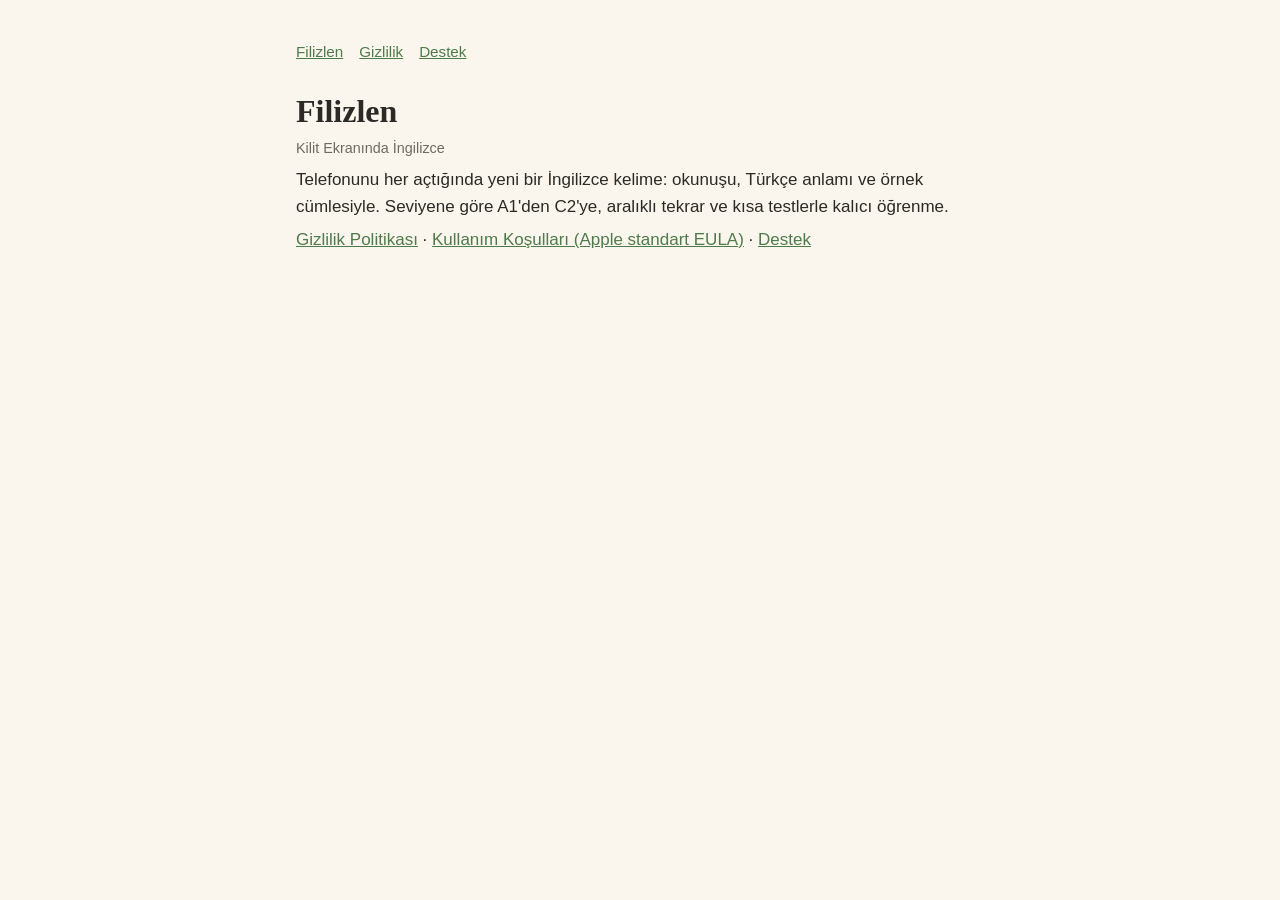
<file: index.html>
<!doctype html>
<html lang="tr">
<head>
<meta charset="utf-8">
<meta name="viewport" content="width=device-width,initial-scale=1">
<title>Filizlen · Kilit Ekranında İngilizce</title>
<link rel="stylesheet" href="style.css">
</head>
<body>
<main>
<nav><a href="index.html">Filizlen</a><a href="gizlilik.html">Gizlilik</a><a href="destek.html">Destek</a></nav>
<h1>Filizlen</h1>
<p class="muted">Kilit Ekranında İngilizce</p>
<p>Telefonunu her açtığında yeni bir İngilizce kelime: okunuşu, Türkçe anlamı ve örnek cümlesiyle. Seviyene göre A1'den C2'ye, aralıklı tekrar ve kısa testlerle kalıcı öğrenme.</p>
<p><a href="gizlilik.html">Gizlilik Politikası</a> · <a href="https://www.apple.com/legal/internet-services/itunes/dev/stdeula/">Kullanım Koşulları (Apple standart EULA)</a> · <a href="destek.html">Destek</a></p>
</main>
</body>
</html>
</file>
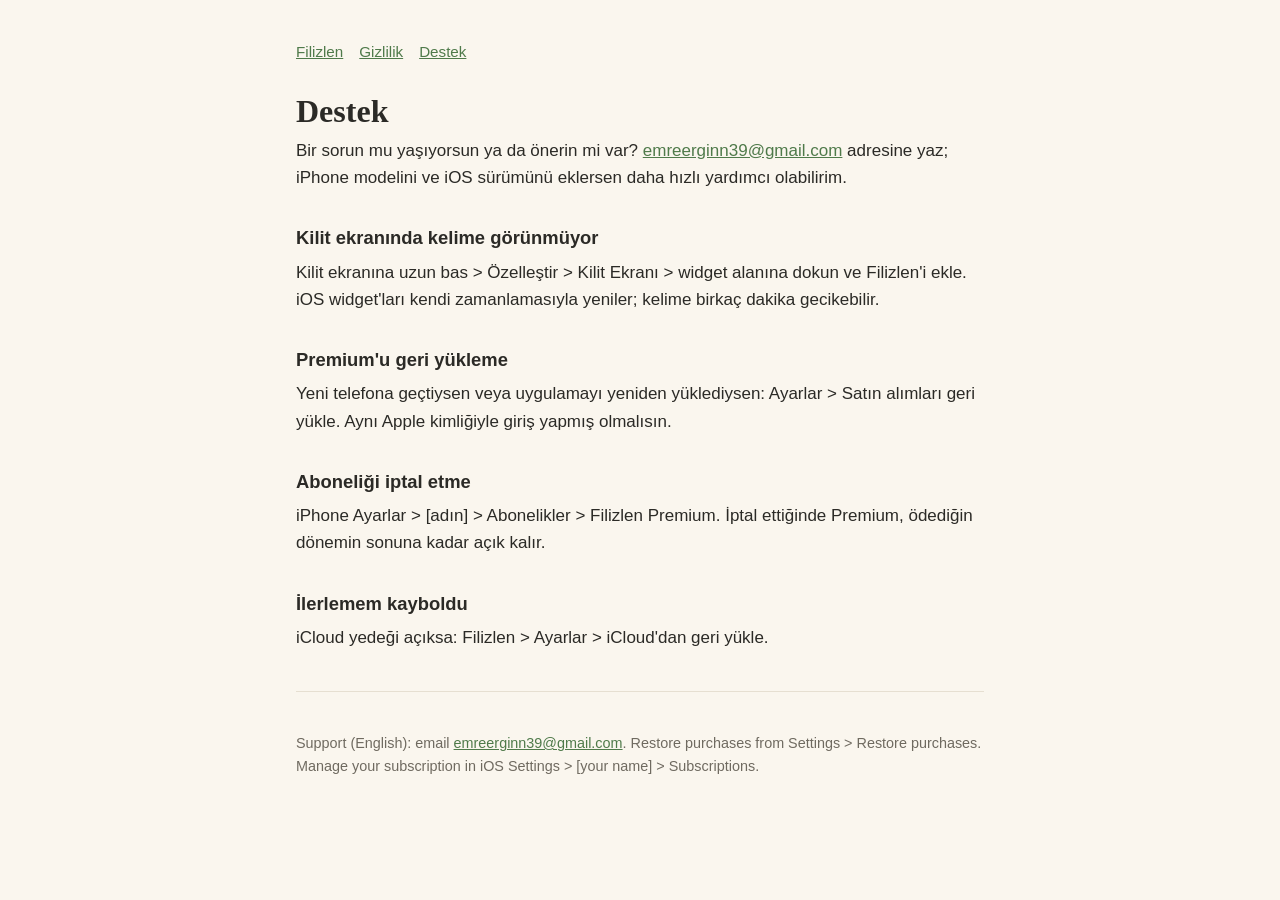
<file: destek.html>
<!doctype html>
<html lang="tr">
<head>
<meta charset="utf-8">
<meta name="viewport" content="width=device-width,initial-scale=1">
<title>Filizlen · Destek</title>
<link rel="stylesheet" href="style.css">
</head>
<body>
<main>
<nav><a href="index.html">Filizlen</a><a href="gizlilik.html">Gizlilik</a><a href="destek.html">Destek</a></nav>
<h1>Destek</h1>
<p>Bir sorun mu yaşıyorsun ya da önerin mi var? <a href="mailto:emreerginn39@gmail.com?subject=Filizlen%20destek">emreerginn39@gmail.com</a> adresine yaz; iPhone modelini ve iOS sürümünü eklersen daha hızlı yardımcı olabilirim.</p>

<h2>Kilit ekranında kelime görünmüyor</h2>
<p>Kilit ekranına uzun bas &gt; Özelleştir &gt; Kilit Ekranı &gt; widget alanına dokun ve Filizlen'i ekle. iOS widget'ları kendi zamanlamasıyla yeniler; kelime birkaç dakika gecikebilir.</p>

<h2>Premium'u geri yükleme</h2>
<p>Yeni telefona geçtiysen veya uygulamayı yeniden yüklediysen: Ayarlar &gt; Satın alımları geri yükle. Aynı Apple kimliğiyle giriş yapmış olmalısın.</p>

<h2>Aboneliği iptal etme</h2>
<p>iPhone Ayarlar &gt; [adın] &gt; Abonelikler &gt; Filizlen Premium. İptal ettiğinde Premium, ödediğin dönemin sonuna kadar açık kalır.</p>

<h2>İlerlemem kayboldu</h2>
<p>iCloud yedeği açıksa: Filizlen &gt; Ayarlar &gt; iCloud'dan geri yükle.</p>

<hr>
<p lang="en" class="muted">Support (English): email <a href="mailto:emreerginn39@gmail.com">emreerginn39@gmail.com</a>. Restore purchases from Settings &gt; Restore purchases. Manage your subscription in iOS Settings &gt; [your name] &gt; Subscriptions.</p>
</main>
</body>
</html>
</file>
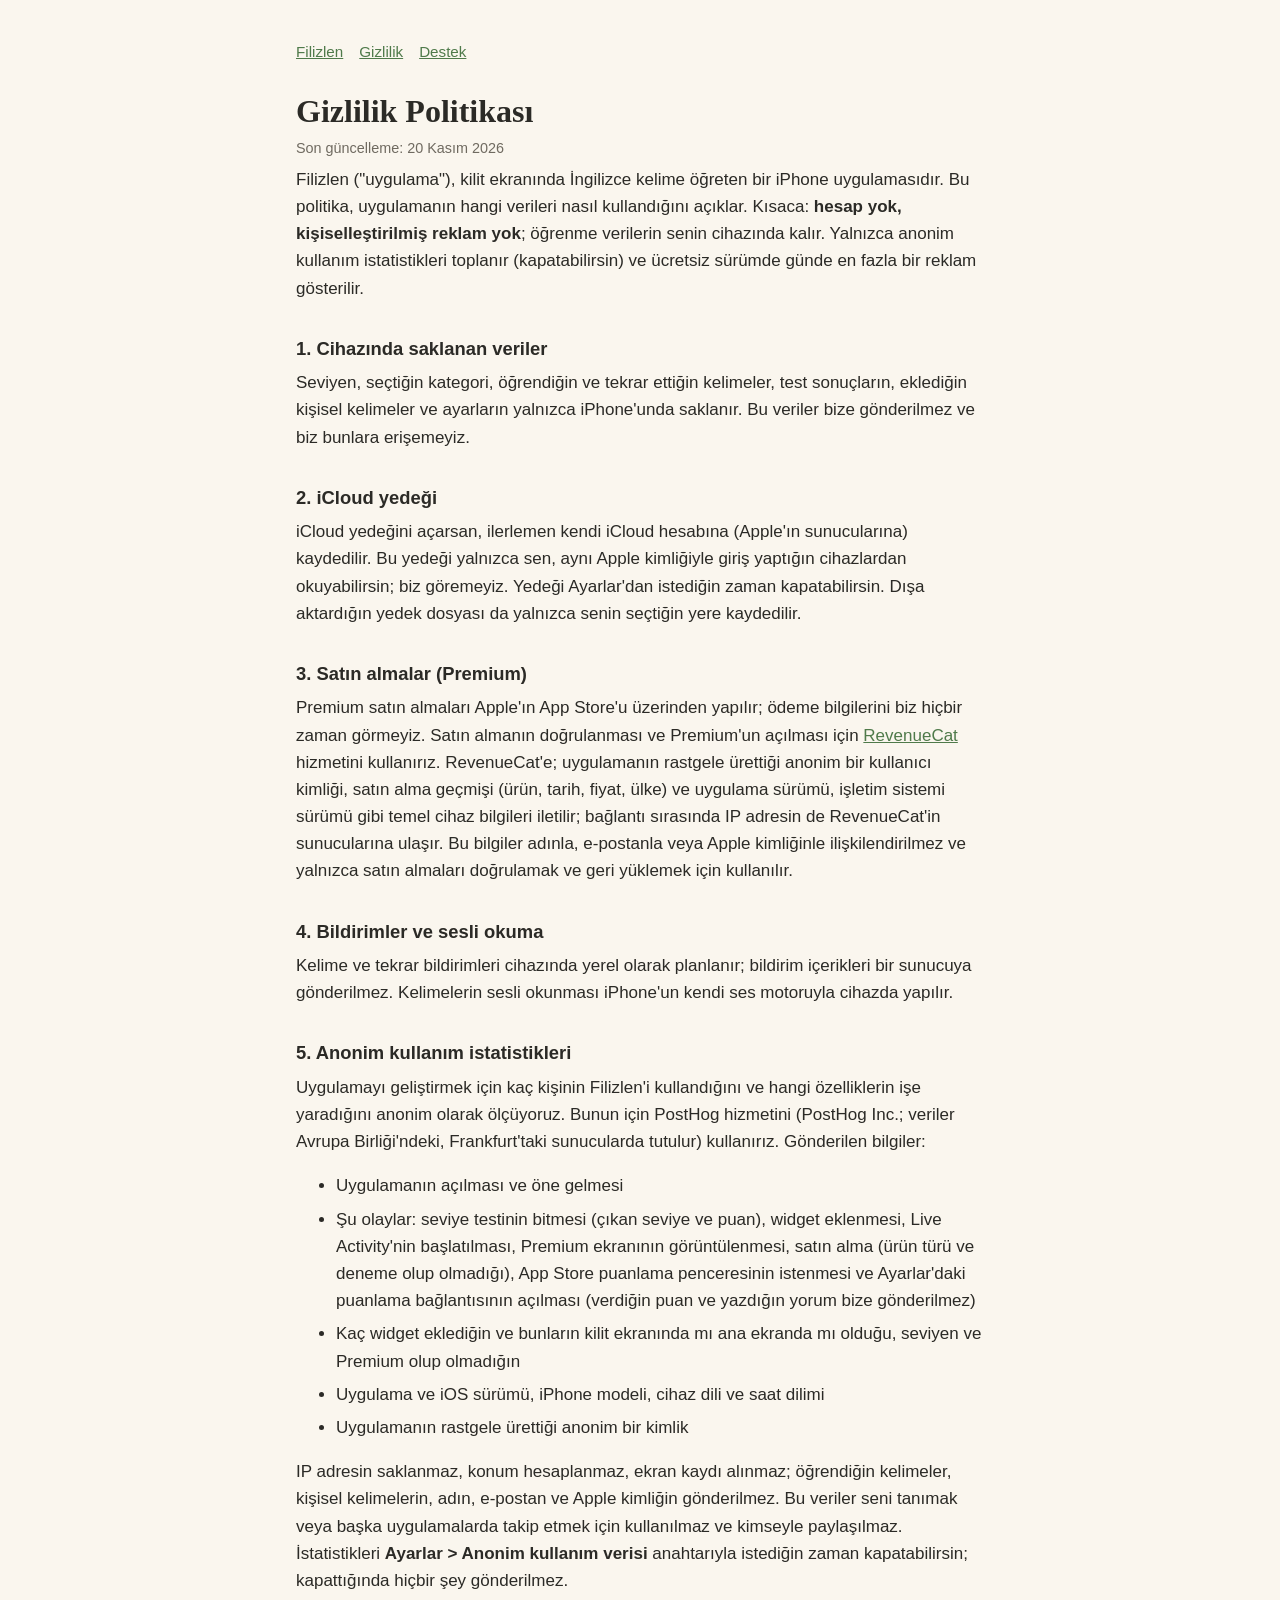
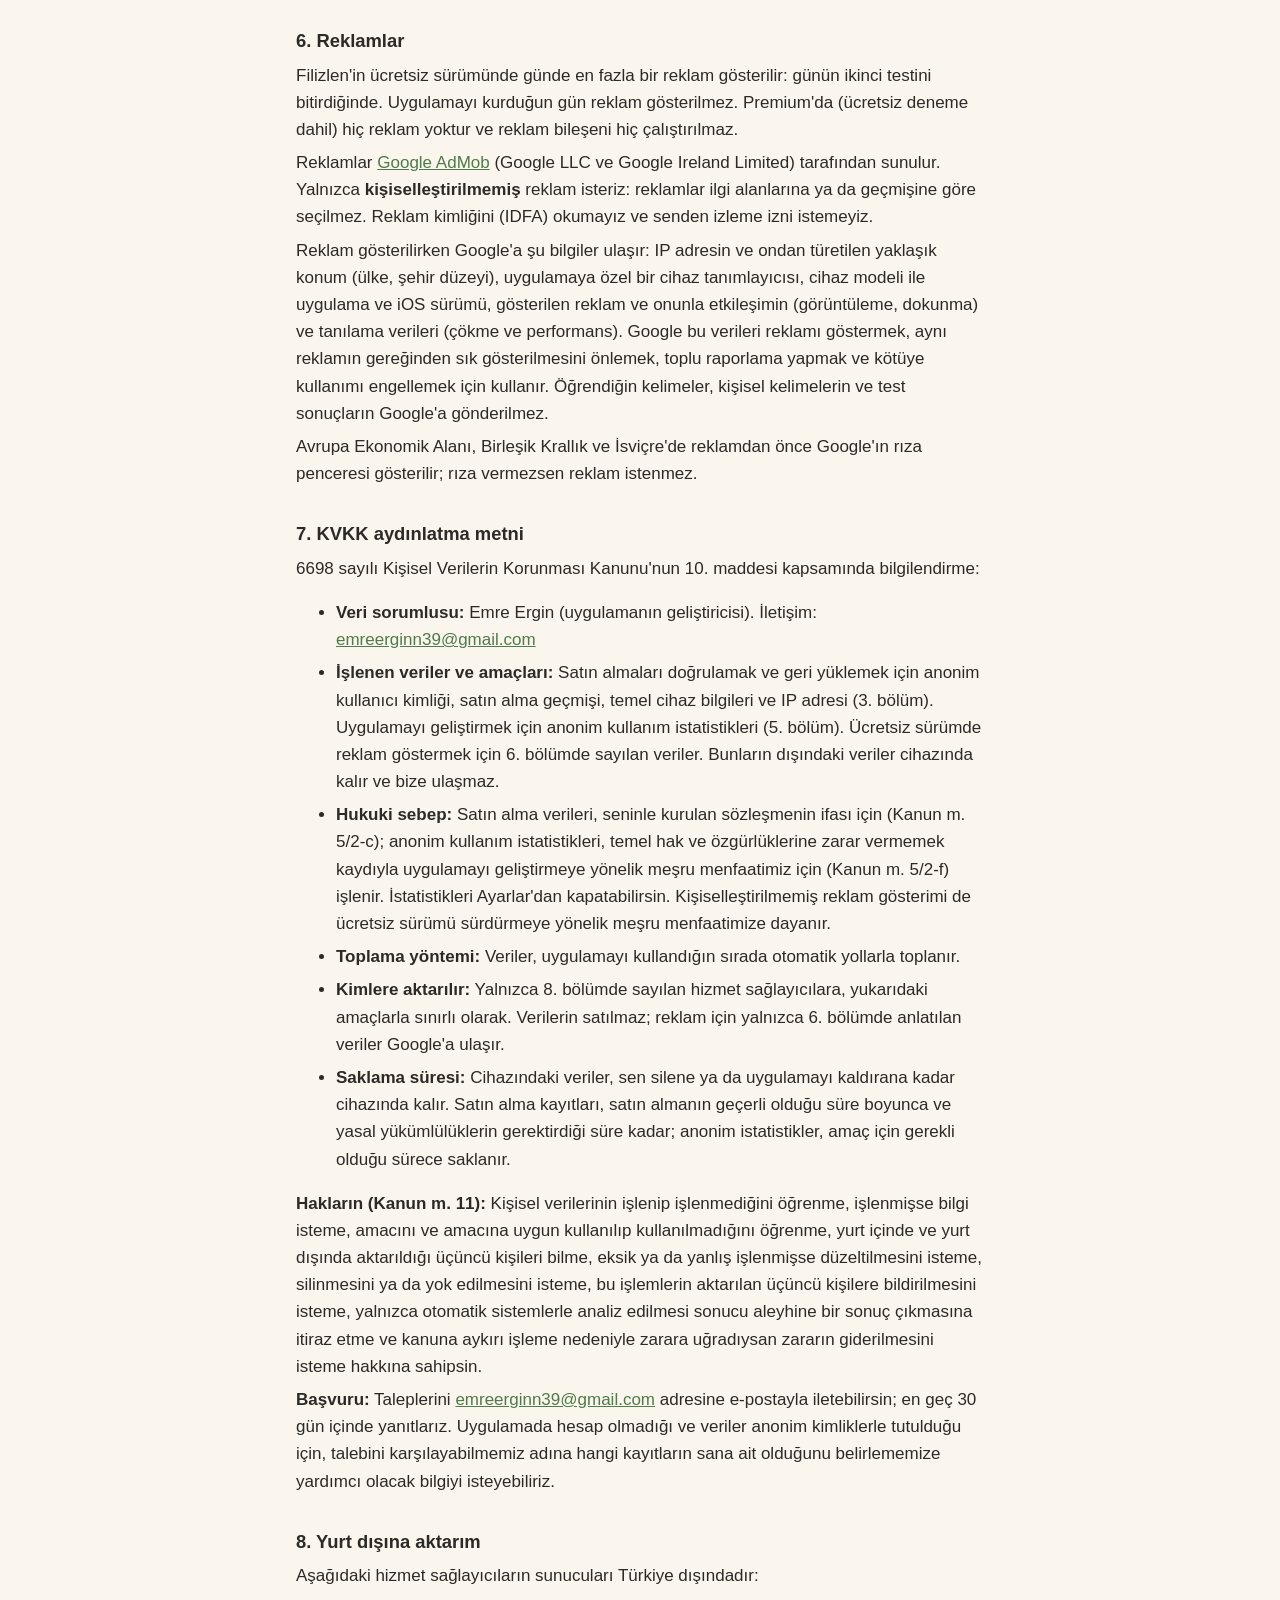
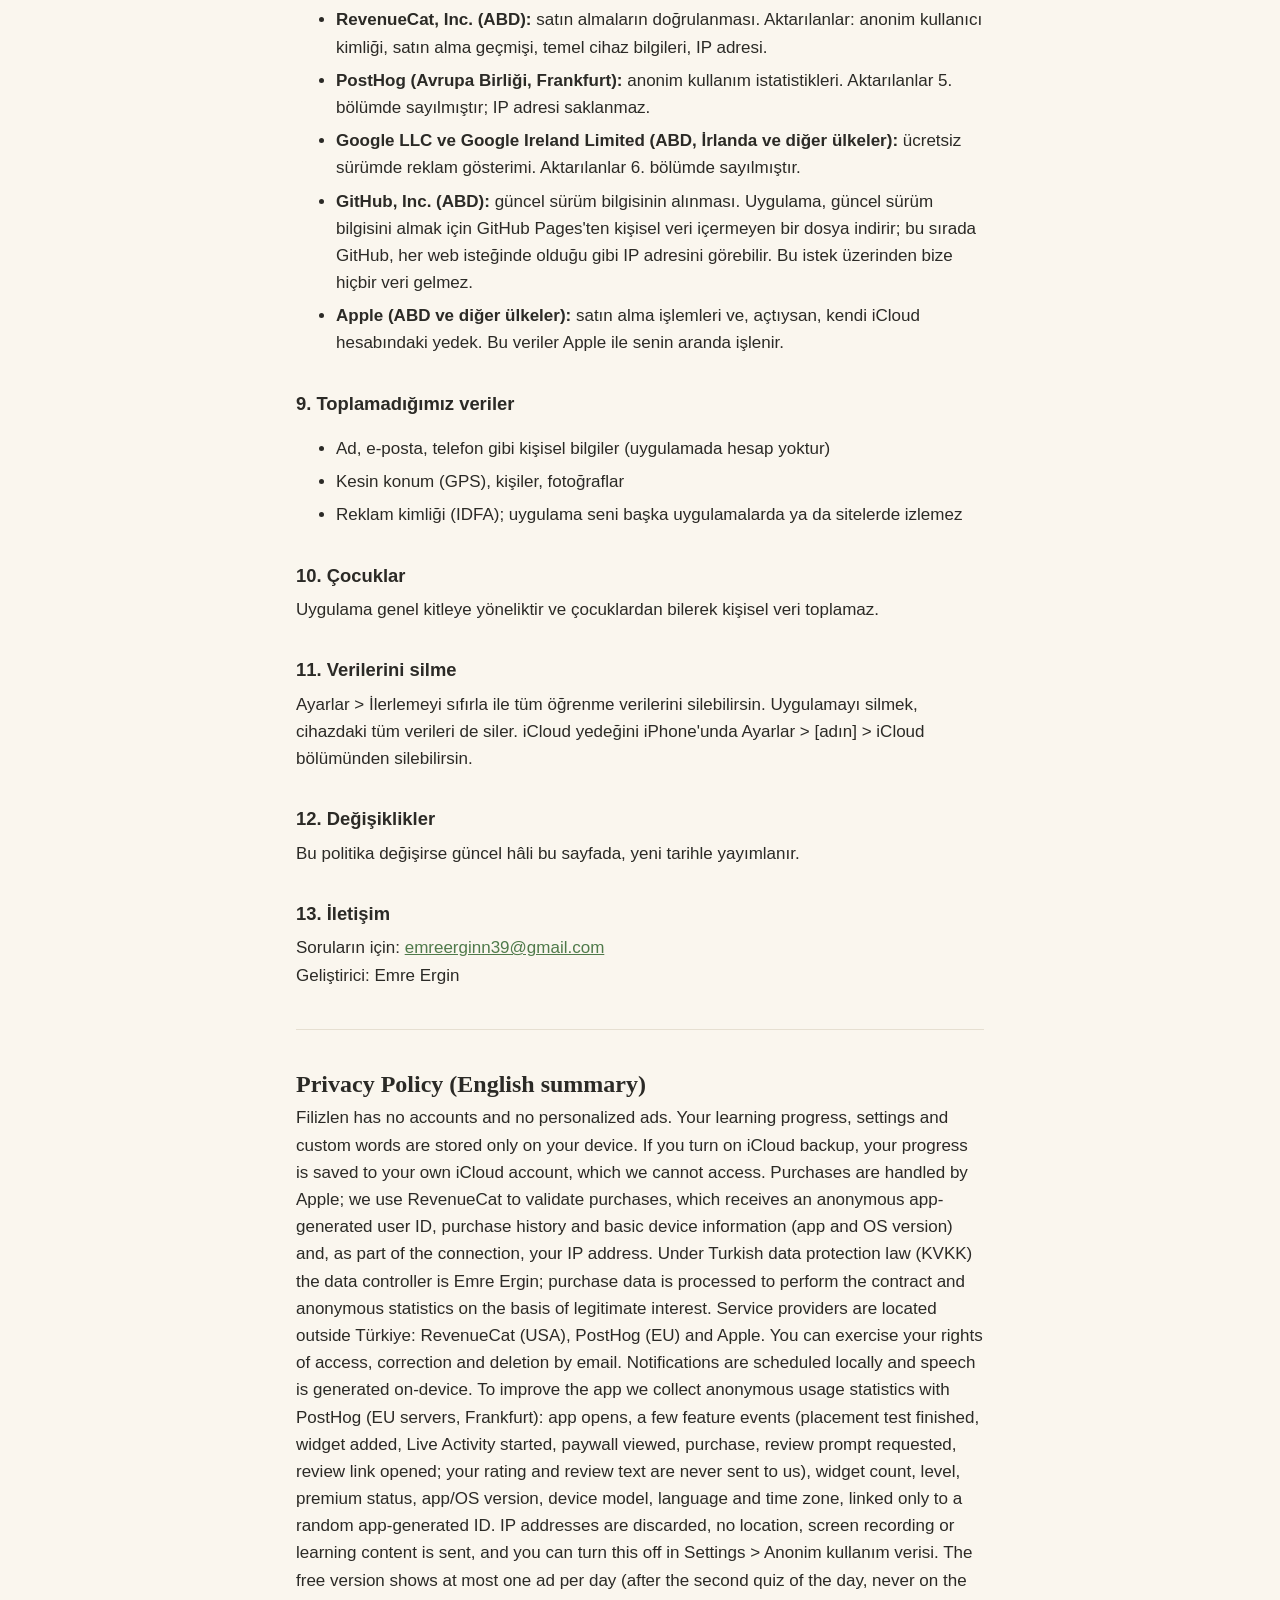
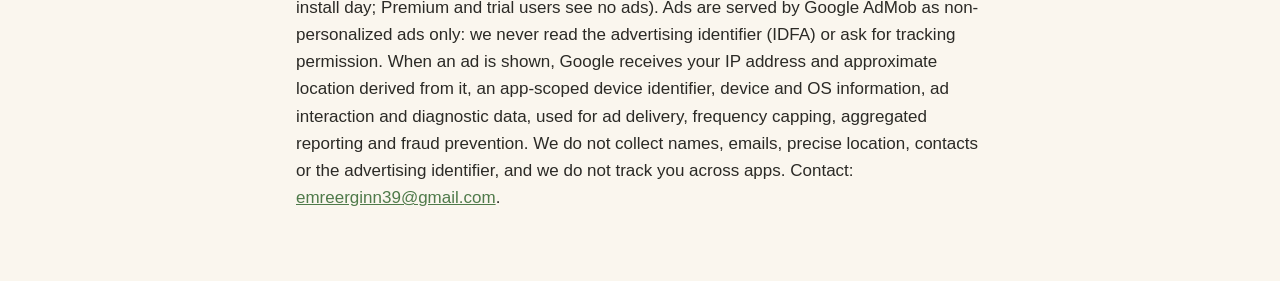
<file: gizlilik.html>
<!doctype html>
<html lang="tr">
<head>
<meta charset="utf-8">
<meta name="viewport" content="width=device-width,initial-scale=1">
<title>Filizlen · Gizlilik Politikası</title>
<link rel="stylesheet" href="style.css">
</head>
<body>
<main>
<nav><a href="index.html">Filizlen</a><a href="gizlilik.html">Gizlilik</a><a href="destek.html">Destek</a></nav>
<h1>Gizlilik Politikası</h1>
<p class="muted">Son güncelleme: 20 Kasım 2026</p>

<p>Filizlen ("uygulama"), kilit ekranında İngilizce kelime öğreten bir iPhone uygulamasıdır. Bu politika, uygulamanın hangi verileri nasıl kullandığını açıklar. Kısaca: <strong>hesap yok, kişiselleştirilmiş reklam yok</strong>; öğrenme verilerin senin cihazında kalır. Yalnızca anonim kullanım istatistikleri toplanır (kapatabilirsin) ve ücretsiz sürümde günde en fazla bir reklam gösterilir.</p>

<h2>1. Cihazında saklanan veriler</h2>
<p>Seviyen, seçtiğin kategori, öğrendiğin ve tekrar ettiğin kelimeler, test sonuçların, eklediğin kişisel kelimeler ve ayarların yalnızca iPhone'unda saklanır. Bu veriler bize gönderilmez ve biz bunlara erişemeyiz.</p>

<h2>2. iCloud yedeği</h2>
<p>iCloud yedeğini açarsan, ilerlemen kendi iCloud hesabına (Apple'ın sunucularına) kaydedilir. Bu yedeği yalnızca sen, aynı Apple kimliğiyle giriş yaptığın cihazlardan okuyabilirsin; biz göremeyiz. Yedeği Ayarlar'dan istediğin zaman kapatabilirsin. Dışa aktardığın yedek dosyası da yalnızca senin seçtiğin yere kaydedilir.</p>

<h2>3. Satın almalar (Premium)</h2>
<p>Premium satın almaları Apple'ın App Store'u üzerinden yapılır; ödeme bilgilerini biz hiçbir zaman görmeyiz. Satın almanın doğrulanması ve Premium'un açılması için <a href="https://www.revenuecat.com/privacy">RevenueCat</a> hizmetini kullanırız. RevenueCat'e; uygulamanın rastgele ürettiği anonim bir kullanıcı kimliği, satın alma geçmişi (ürün, tarih, fiyat, ülke) ve uygulama sürümü, işletim sistemi sürümü gibi temel cihaz bilgileri iletilir; bağlantı sırasında IP adresin de RevenueCat'in sunucularına ulaşır. Bu bilgiler adınla, e-postanla veya Apple kimliğinle ilişkilendirilmez ve yalnızca satın almaları doğrulamak ve geri yüklemek için kullanılır.</p>

<h2>4. Bildirimler ve sesli okuma</h2>
<p>Kelime ve tekrar bildirimleri cihazında yerel olarak planlanır; bildirim içerikleri bir sunucuya gönderilmez. Kelimelerin sesli okunması iPhone'un kendi ses motoruyla cihazda yapılır.</p>

<h2>5. Anonim kullanım istatistikleri</h2>
<p>Uygulamayı geliştirmek için kaç kişinin Filizlen'i kullandığını ve hangi özelliklerin işe yaradığını anonim olarak ölçüyoruz. Bunun için PostHog hizmetini (PostHog Inc.; veriler Avrupa Birliği'ndeki, Frankfurt'taki sunucularda tutulur) kullanırız. Gönderilen bilgiler:</p>
<ul>
<li>Uygulamanın açılması ve öne gelmesi</li>
<li>Şu olaylar: seviye testinin bitmesi (çıkan seviye ve puan), widget eklenmesi, Live Activity'nin başlatılması, Premium ekranının görüntülenmesi, satın alma (ürün türü ve deneme olup olmadığı), App Store puanlama penceresinin istenmesi ve Ayarlar'daki puanlama bağlantısının açılması (verdiğin puan ve yazdığın yorum bize gönderilmez)</li>
<li>Kaç widget eklediğin ve bunların kilit ekranında mı ana ekranda mı olduğu, seviyen ve Premium olup olmadığın</li>
<li>Uygulama ve iOS sürümü, iPhone modeli, cihaz dili ve saat dilimi</li>
<li>Uygulamanın rastgele ürettiği anonim bir kimlik</li>
</ul>
<p>IP adresin saklanmaz, konum hesaplanmaz, ekran kaydı alınmaz; öğrendiğin kelimeler, kişisel kelimelerin, adın, e-postan ve Apple kimliğin gönderilmez. Bu veriler seni tanımak veya başka uygulamalarda takip etmek için kullanılmaz ve kimseyle paylaşılmaz. İstatistikleri <strong>Ayarlar &gt; Anonim kullanım verisi</strong> anahtarıyla istediğin zaman kapatabilirsin; kapattığında hiçbir şey gönderilmez.</p>

<h2>6. Reklamlar</h2>
<p>Filizlen'in ücretsiz sürümünde günde en fazla bir reklam gösterilir: günün ikinci testini bitirdiğinde. Uygulamayı kurduğun gün reklam gösterilmez. Premium'da (ücretsiz deneme dahil) hiç reklam yoktur ve reklam bileşeni hiç çalıştırılmaz.</p>
<p>Reklamlar <a href="https://policies.google.com/technologies/partner-sites">Google AdMob</a> (Google LLC ve Google Ireland Limited) tarafından sunulur. Yalnızca <strong>kişiselleştirilmemiş</strong> reklam isteriz: reklamlar ilgi alanlarına ya da geçmişine göre seçilmez. Reklam kimliğini (IDFA) okumayız ve senden izleme izni istemeyiz.</p>
<p>Reklam gösterilirken Google'a şu bilgiler ulaşır: IP adresin ve ondan türetilen yaklaşık konum (ülke, şehir düzeyi), uygulamaya özel bir cihaz tanımlayıcısı, cihaz modeli ile uygulama ve iOS sürümü, gösterilen reklam ve onunla etkileşimin (görüntüleme, dokunma) ve tanılama verileri (çökme ve performans). Google bu verileri reklamı göstermek, aynı reklamın gereğinden sık gösterilmesini önlemek, toplu raporlama yapmak ve kötüye kullanımı engellemek için kullanır. Öğrendiğin kelimeler, kişisel kelimelerin ve test sonuçların Google'a gönderilmez.</p>
<p>Avrupa Ekonomik Alanı, Birleşik Krallık ve İsviçre'de reklamdan önce Google'ın rıza penceresi gösterilir; rıza vermezsen reklam istenmez.</p>

<h2>7. KVKK aydınlatma metni</h2>
<p>6698 sayılı Kişisel Verilerin Korunması Kanunu'nun 10. maddesi kapsamında bilgilendirme:</p>
<ul>
<li><strong>Veri sorumlusu:</strong> Emre Ergin (uygulamanın geliştiricisi). İletişim: <a href="mailto:emreerginn39@gmail.com">emreerginn39@gmail.com</a></li>
<li><strong>İşlenen veriler ve amaçları:</strong> Satın almaları doğrulamak ve geri yüklemek için anonim kullanıcı kimliği, satın alma geçmişi, temel cihaz bilgileri ve IP adresi (3. bölüm). Uygulamayı geliştirmek için anonim kullanım istatistikleri (5. bölüm). Ücretsiz sürümde reklam göstermek için 6. bölümde sayılan veriler. Bunların dışındaki veriler cihazında kalır ve bize ulaşmaz.</li>
<li><strong>Hukuki sebep:</strong> Satın alma verileri, seninle kurulan sözleşmenin ifası için (Kanun m. 5/2-c); anonim kullanım istatistikleri, temel hak ve özgürlüklerine zarar vermemek kaydıyla uygulamayı geliştirmeye yönelik meşru menfaatimiz için (Kanun m. 5/2-f) işlenir. İstatistikleri Ayarlar'dan kapatabilirsin. Kişiselleştirilmemiş reklam gösterimi de ücretsiz sürümü sürdürmeye yönelik meşru menfaatimize dayanır.</li>
<li><strong>Toplama yöntemi:</strong> Veriler, uygulamayı kullandığın sırada otomatik yollarla toplanır.</li>
<li><strong>Kimlere aktarılır:</strong> Yalnızca 8. bölümde sayılan hizmet sağlayıcılara, yukarıdaki amaçlarla sınırlı olarak. Verilerin satılmaz; reklam için yalnızca 6. bölümde anlatılan veriler Google'a ulaşır.</li>
<li><strong>Saklama süresi:</strong> Cihazındaki veriler, sen silene ya da uygulamayı kaldırana kadar cihazında kalır. Satın alma kayıtları, satın almanın geçerli olduğu süre boyunca ve yasal yükümlülüklerin gerektirdiği süre kadar; anonim istatistikler, amaç için gerekli olduğu sürece saklanır.</li>
</ul>
<p><strong>Hakların (Kanun m. 11):</strong> Kişisel verilerinin işlenip işlenmediğini öğrenme, işlenmişse bilgi isteme, amacını ve amacına uygun kullanılıp kullanılmadığını öğrenme, yurt içinde ve yurt dışında aktarıldığı üçüncü kişileri bilme, eksik ya da yanlış işlenmişse düzeltilmesini isteme, silinmesini ya da yok edilmesini isteme, bu işlemlerin aktarılan üçüncü kişilere bildirilmesini isteme, yalnızca otomatik sistemlerle analiz edilmesi sonucu aleyhine bir sonuç çıkmasına itiraz etme ve kanuna aykırı işleme nedeniyle zarara uğradıysan zararın giderilmesini isteme hakkına sahipsin.</p>
<p><strong>Başvuru:</strong> Taleplerini <a href="mailto:emreerginn39@gmail.com">emreerginn39@gmail.com</a> adresine e-postayla iletebilirsin; en geç 30 gün içinde yanıtlarız. Uygulamada hesap olmadığı ve veriler anonim kimliklerle tutulduğu için, talebini karşılayabilmemiz adına hangi kayıtların sana ait olduğunu belirlememize yardımcı olacak bilgiyi isteyebiliriz.</p>

<h2>8. Yurt dışına aktarım</h2>
<p>Aşağıdaki hizmet sağlayıcıların sunucuları Türkiye dışındadır:</p>
<ul>
<li><strong>RevenueCat, Inc. (ABD):</strong> satın almaların doğrulanması. Aktarılanlar: anonim kullanıcı kimliği, satın alma geçmişi, temel cihaz bilgileri, IP adresi.</li>
<li><strong>PostHog (Avrupa Birliği, Frankfurt):</strong> anonim kullanım istatistikleri. Aktarılanlar 5. bölümde sayılmıştır; IP adresi saklanmaz.</li>
<li><strong>Google LLC ve Google Ireland Limited (ABD, İrlanda ve diğer ülkeler):</strong> ücretsiz sürümde reklam gösterimi. Aktarılanlar 6. bölümde sayılmıştır.</li>
<li><strong>GitHub, Inc. (ABD):</strong> güncel sürüm bilgisinin alınması. Uygulama, güncel sürüm bilgisini almak için GitHub Pages'ten kişisel veri içermeyen bir dosya indirir; bu sırada GitHub, her web isteğinde olduğu gibi IP adresini görebilir. Bu istek üzerinden bize hiçbir veri gelmez.</li>
<li><strong>Apple (ABD ve diğer ülkeler):</strong> satın alma işlemleri ve, açtıysan, kendi iCloud hesabındaki yedek. Bu veriler Apple ile senin aranda işlenir.</li>
</ul>

<h2>9. Toplamadığımız veriler</h2>
<ul>
<li>Ad, e-posta, telefon gibi kişisel bilgiler (uygulamada hesap yoktur)</li>
<li>Kesin konum (GPS), kişiler, fotoğraflar</li>
<li>Reklam kimliği (IDFA); uygulama seni başka uygulamalarda ya da sitelerde izlemez</li>
</ul>

<h2>10. Çocuklar</h2>
<p>Uygulama genel kitleye yöneliktir ve çocuklardan bilerek kişisel veri toplamaz.</p>

<h2>11. Verilerini silme</h2>
<p>Ayarlar &gt; İlerlemeyi sıfırla ile tüm öğrenme verilerini silebilirsin. Uygulamayı silmek, cihazdaki tüm verileri de siler. iCloud yedeğini iPhone'unda Ayarlar &gt; [adın] &gt; iCloud bölümünden silebilirsin.</p>

<h2>12. Değişiklikler</h2>
<p>Bu politika değişirse güncel hâli bu sayfada, yeni tarihle yayımlanır.</p>

<h2>13. İletişim</h2>
<p>Soruların için: <a href="mailto:emreerginn39@gmail.com">emreerginn39@gmail.com</a><br>Geliştirici: Emre Ergin</p>

<hr>
<h1 lang="en" style="font-size:1.5rem">Privacy Policy (English summary)</h1>
<div lang="en">
<p>Filizlen has no accounts and no personalized ads. Your learning progress, settings and custom words are stored only on your device. If you turn on iCloud backup, your progress is saved to your own iCloud account, which we cannot access. Purchases are handled by Apple; we use RevenueCat to validate purchases, which receives an anonymous app-generated user ID, purchase history and basic device information (app and OS version) and, as part of the connection, your IP address. Under Turkish data protection law (KVKK) the data controller is Emre Ergin; purchase data is processed to perform the contract and anonymous statistics on the basis of legitimate interest. Service providers are located outside Türkiye: RevenueCat (USA), PostHog (EU) and Apple. You can exercise your rights of access, correction and deletion by email. Notifications are scheduled locally and speech is generated on-device. To improve the app we collect anonymous usage statistics with PostHog (EU servers, Frankfurt): app opens, a few feature events (placement test finished, widget added, Live Activity started, paywall viewed, purchase, review prompt requested, review link opened; your rating and review text are never sent to us), widget count, level, premium status, app/OS version, device model, language and time zone, linked only to a random app-generated ID. IP addresses are discarded, no location, screen recording or learning content is sent, and you can turn this off in Settings &gt; Anonim kullanım verisi. The free version shows at most one ad per day (after the second quiz of the day, never on the install day; Premium and trial users see no ads). Ads are served by Google AdMob as non-personalized ads only: we never read the advertising identifier (IDFA) or ask for tracking permission. When an ad is shown, Google receives your IP address and approximate location derived from it, an app-scoped device identifier, device and OS information, ad interaction and diagnostic data, used for ad delivery, frequency capping, aggregated reporting and fraud prevention. We do not collect names, emails, precise location, contacts or the advertising identifier, and we do not track you across apps. Contact: <a href="mailto:emreerginn39@gmail.com">emreerginn39@gmail.com</a>.</p>
</div>
</main>
</body>
</html>
</file>
<file: style.css>
:root{--bg:#faf6ee;--text:#2b2a26;--muted:#6f6a60;--accent:#4f7a4a;--line:#e6dfd1}
@media (prefers-color-scheme:dark){:root{--bg:#1c1d1a;--text:#ece8df;--muted:#a8a294;--accent:#8fbf86;--line:#34352f}}
*{box-sizing:border-box}
body{margin:0;background:var(--bg);color:var(--text);font:17px/1.6 -apple-system,BlinkMacSystemFont,"Segoe UI",Roboto,sans-serif}
main{max-width:720px;margin:0 auto;padding:40px 16px 64px}
h1{font-family:Georgia,serif;font-size:2rem;line-height:1.2;margin:0 0 4px}
h2{font-size:1.15rem;margin:32px 0 6px}
p,li{margin:6px 0}
.muted{color:var(--muted);font-size:.9rem}
a{color:var(--accent)}
nav{display:flex;gap:16px;flex-wrap:wrap;margin-bottom:28px;font-size:.95rem}
hr{border:0;border-top:1px solid var(--line);margin:40px 0}
</file>
